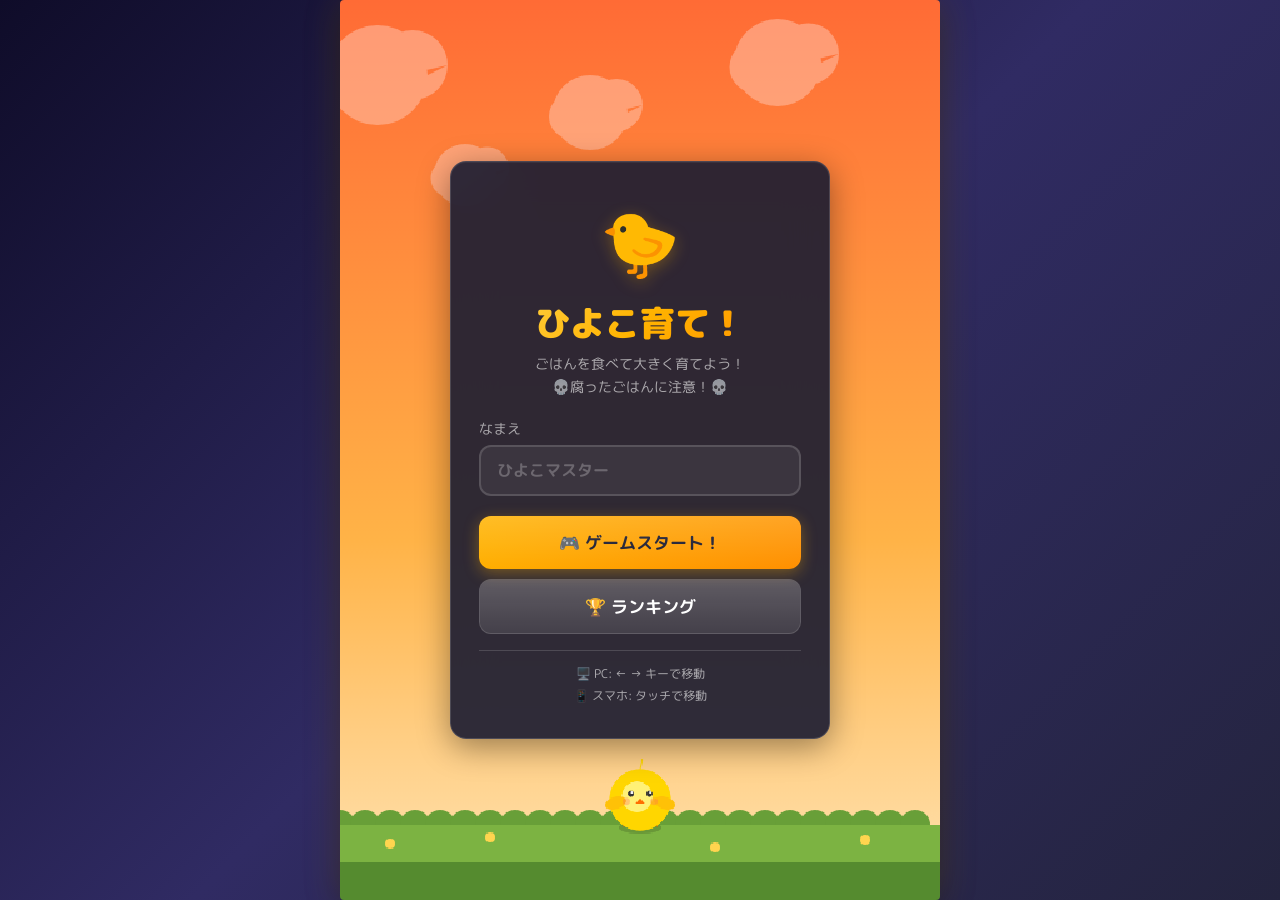
<file: index.html>
<!DOCTYPE html>
<html lang="ja">
<head>
    <meta charset="UTF-8">
    <meta name="viewport" content="width=device-width, initial-scale=1.0, user-scalable=no">
    <title>ひよこ育て！ - Grow Your Chick!</title>
    <meta name="description" content="ごはんを食べてひよこを大きく育てよう！腐ったごはんに注意！オンラインランキング対応の育成ゲーム。">
    <link rel="preconnect" href="https://fonts.googleapis.com">
    <link rel="preconnect" href="https://fonts.gstatic.com" crossorigin>
    <link href="https://fonts.googleapis.com/css2?family=M+PLUS+Rounded+1c:wght@400;700;900&display=swap" rel="stylesheet">
    <link rel="stylesheet" href="style.css">
</head>
<body>
    <div id="game-container">
        <canvas id="game-canvas"></canvas>

        <!-- Start Screen -->
        <div id="start-screen" class="screen active">
            <div class="screen-content">
                <div class="title-chick" id="title-chick-anim">🐤</div>
                <h1 id="game-title">ひよこ育て！</h1>
                <p class="subtitle">ごはんを食べて大きく育てよう！<br>💀腐ったごはんに注意！💀</p>
                <div class="input-group">
                    <label for="username-input">なまえ</label>
                    <input type="text" id="username-input" maxlength="12" placeholder="ひよこマスター">
                </div>
                <button id="start-btn" class="btn btn-primary">🎮 ゲームスタート！</button>
                <button id="ranking-btn" class="btn btn-secondary">🏆 ランキング</button>
                <div class="controls-hint">
                    <p>🖥️ PC: ← → キーで移動</p>
                    <p>📱 スマホ: タッチで移動</p>
                </div>
            </div>
        </div>

        <!-- Tutorial Screen -->
        <div id="tutorial-screen" class="screen">
            <div class="screen-content">
                <h2 style="color:#FF8C00; margin-bottom:10px;">遊び方＆当たり判定</h2>
                <canvas id="tutorial-canvas" width="300" height="150" style="margin: 0 auto; display: block;"></canvas>
                <div style="text-align:left; margin-top:20px; font-size:0.95rem; line-height:1.5;">
                    <p>🟡 <b>黄色い点線</b>：<br>　羽にかすっても食べられる！<br>　（広範囲で超有利）</p>
                    <p style="margin-top:10px;">🟢 <b>緑のエリア（コア）</b>：<br>　体の中心に毒が当たるとアウト！<br>　（狭いので避けやすい）</p>
                    <p style="margin-top:10px; color:#FF4500; font-weight:bold;">※体と一緒にコアも巨大化するので注意！</p>
                    <hr style="border:none;border-top:1px dashed rgba(255,255,255,0.3);margin:14px 0;">
                    <p style="margin-top:6px;">🧲 <b style="color:#FF4444;">磁石</b>：<br>　3秒間ごはんを吸い寄せる！<br>　（超高速で落ちてくるレアアイテム）</p>
                    <p style="margin-top:10px;">💊 <b style="color:#00CCFF;">お薬</b>：<br>　毒を1回だけ無効化！<br>　（重ねて持てるよ）</p>
                </div>
                <button id="tutorial-start-btn" class="btn btn-primary" style="margin-top:20px;">▶ 準備OK！（開始）</button>
                <button id="tutorial-back-btn" class="btn btn-ghost">◀ もどる</button>
            </div>
        </div>

        <!-- HUD -->
        <div id="hud" class="hidden">
            <button id="pause-btn" class="pause-btn">⏸</button>
            <div id="pause-overlay" class="pause-overlay hidden">
                <div class="pause-box">
                    <div class="pause-icon">▶</div>
                    <p>ポーズ中</p>
                    <p style="font-size:0.8rem;color:rgba(255,255,255,0.5)">もう一度タップで再開</p>
                </div>
            </div>
            <div id="hud-top">
                <div id="score-display">
                    <span class="hud-label">SCORE</span>
                    <span id="score-value">0</span>
                </div>
                <div id="level-display">
                    <span id="level-text" class="hud-label">Lv.1 🐤</span>
                    <div id="growth-bar-container">
                        <div id="growth-bar"></div>
                    </div>
                </div>
            </div>
        </div>

        <!-- Game Over Screen -->
        <div id="gameover-screen" class="screen">
            <div class="screen-content">
                <h2 id="gameover-title">💔 ゲームオーバー 💔</h2>
                <div id="gameover-chick" class="gameover-chick-anim"></div>
                <div id="final-stats">
                    <div class="stat-row">
                        <span class="stat-label">スコア</span>
                        <span id="final-score" class="stat-value">0</span>
                    </div>
                    <div class="stat-row">
                        <span class="stat-label">到達レベル</span>
                        <span id="final-level" class="stat-value">Lv.1</span>
                    </div>
                    <div class="stat-row">
                        <span class="stat-label">生存時間</span>
                        <span id="final-time" class="stat-value">0秒</span>
                    </div>
                </div>
                <div id="score-submit-status"></div>
                <button id="retry-btn" class="btn btn-primary">🔄 もう一度</button>
                <button id="gameover-ranking-btn" class="btn btn-secondary">🏆 ランキング</button>
                <button id="title-btn" class="btn btn-ghost">🏠 タイトルへ</button>
            </div>
        </div>

        <!-- Game Clear Screen -->
        <div id="gameclear-screen" class="screen">
            <div class="screen-content">
                <h2 id="gameclear-title" style="color: #FFD700; text-shadow: 0 0 10px #FF8C00, 0 0 20px #FF8C00;">🎊 祝・完全成長 🎊</h2>
                <div id="gameclear-chick" class="gameover-chick-anim" style="font-size: 100px;">🐔</div>
                <p style="font-weight: bold; color: #FF4500; font-size: 1.2rem; margin: 15px 0;">「ありがとうパパママ！<br>とっても立派に育ったよ！！」</p>
                <div id="clear-stats">
                    <div class="stat-row">
                        <span class="stat-label">最終スコア</span>
                        <span id="clear-score" class="stat-value">0</span>
                    </div>
                </div>
                <p style="color: #FF1493; font-weight: 900; font-size: 1.1rem; margin-top:10px;">✨ 画面制覇ボーナス ✨<br>＋100,000点</p>
                <div id="clear-submit-status"></div>
                <button id="clear-ranking-btn" class="btn btn-primary">🏆 ランキング</button>
                <button id="clear-title-btn" class="btn btn-ghost">🏠 タイトルへ</button>
            </div>
        </div>

        <!-- Rankings Screen -->
        <div id="ranking-screen" class="screen">
            <div class="screen-content ranking-content">
                <h2>🏆 ランキング 🏆</h2>
                <div id="ranking-tabs" class="ranking-tabs hidden">
                    <button id="tab-today" class="tab-btn tab-active" onclick="game._showRankingTab('today')">📅 本日 TOP5</button>
                    <button id="tab-all" class="tab-btn" onclick="game._showRankingTab('all')">👑 歴代 TOP20</button>
                </div>
                <div id="ranking-list-wrapper">
                    <div id="ranking-loading" class="ranking-msg">読み込み中...</div>
                    <div id="ranking-error" class="ranking-msg hidden"></div>
                    <table id="ranking-table" class="hidden">
                        <thead>
                            <tr>
                                <th>#</th>
                                <th>なまえ</th>
                                <th>スコア</th>
                                <th>Lv</th>
                                <th>生存時間</th>
                            </tr>
                        </thead>
                        <tbody id="ranking-tbody"></tbody>
                    </table>
                </div>
                <button id="ranking-back-btn" class="btn btn-secondary">← もどる</button>
            </div>
        </div>
    </div>

    <script src="game.js"></script>
</body>
</html>
</file>
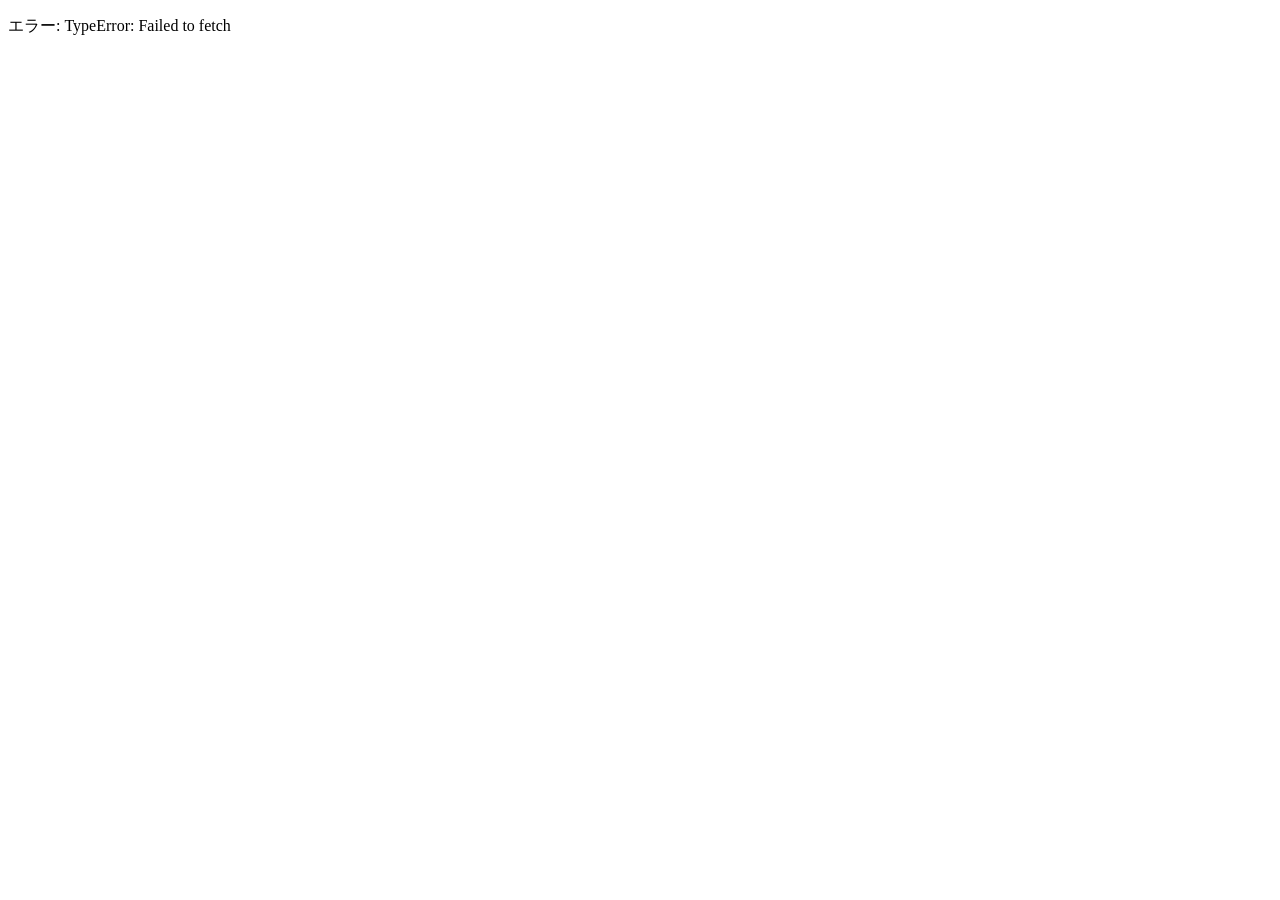
<file: restore-lb.html>
<!DOCTYPE html>
<html lang="ja">
<head>
  <meta charset="utf-8">
  <title>ランキング復元</title>
</head>
<body>
  <p id="log">復元処理を実行中...</p>
  <script>
    const PRI = '1AB4LThCe0Wdu7T9xQhM4AFwLJxWJih0Sle5Say_59MQ';
    const BASE = 'https://corsproxy.io/?http://dreamlo.com/lb';
    const log = document.getElementById('log');

    const entries = [
      ['み卍-mpe1ktrk', 240733, 288, 25],
      ['ひよこマスター-mpduhclp', 228266, 241, 24],
      ['ぺろり-mpcizgjd', 206739, 407, 26],
      ['卵かけごはん食べたい-mpckof00', 133790, 321, 22],
      ['ぽ-mpdb8eh4', 121196, 308, 21],
      ['ぴよ-mpe3airs', 108318, 256, 22],
      ['み卍-mpe2h9af', 107072, 229, 22],
      ['ぽ-mpe1z1aw', 99201, 216, 21],
    ];

    const wrongNames = ['み十-mpe1ktrk', 'み十-mpe2h9af', 'み卐-mpe1ktrk', 'み卐-mpe2h9af', 'ぱろり-mpcizgjd'];

    async function call(path) {
      const r = await fetch(`${BASE}/${PRI}/${path}`);
      return r.text();
    }

    (async () => {
      const lines = [];
      for (const n of wrongNames) {
        lines.push(`delete ${n}: ${await call(`delete/${encodeURIComponent(n)}`)}`);
      }
      for (const [name, score, sec, lv] of entries) {
        const path = `add/${encodeURIComponent(name)}/${score}/${sec}/${lv}`;
        lines.push(`add ${name}: ${await call(path)}`);
      }
      log.innerHTML = lines.join('<br>');
      log.innerHTML += '<br><br>完了。ゲームのランキング画面で確認してください。';
    })().catch(e => { log.textContent = 'エラー: ' + e; });
  </script>
</body>
</html>
</file>
<file: style.css>
/* =============================================
   HIYOKO SODATE - Style Sheet
   ============================================= */

*, *::before, *::after {
    margin: 0;
    padding: 0;
    box-sizing: border-box;
}

:root {
    --primary: #FFB300;
    --primary-dark: #FF8F00;
    --accent: #FF5252;
    --bg-dark: #1a1a2e;
    --bg-card: rgba(255, 255, 255, 0.08);
    --bg-card-solid: rgba(30, 30, 50, 0.92);
    --text: #fff;
    --text-dim: rgba(255, 255, 255, 0.6);
    --glass: rgba(255, 255, 255, 0.1);
    --glass-border: rgba(255, 255, 255, 0.15);
    --shadow: rgba(0, 0, 0, 0.4);
    --font: 'M PLUS Rounded 1c', sans-serif;
    --radius: 16px;
    --transition: 0.3s cubic-bezier(0.4, 0, 0.2, 1);
}

html, body {
    width: 100%;
    height: 100%;
    overflow: hidden;
    font-family: var(--font);
    background: var(--bg-dark);
    color: var(--text);
    -webkit-tap-highlight-color: transparent;
    user-select: none;
}

/* --- Game Container --- */
#game-container {
    position: relative;
    width: 100%;
    height: 100%;
    display: flex;
    align-items: center;
    justify-content: center;
    background: linear-gradient(135deg, #0f0c29, #302b63, #24243e);
}

#game-canvas {
    display: block;
    image-rendering: pixelated;
    border-radius: 4px;
    box-shadow: 0 0 40px rgba(255, 179, 0, 0.15), 0 8px 32px var(--shadow);
}

/* --- Screens --- */
.screen {
    position: absolute;
    top: 0;
    left: 0;
    width: 100%;
    height: 100%;
    display: flex;
    align-items: center;
    justify-content: center;
    opacity: 0;
    pointer-events: none;
    transition: opacity 0.5s ease;
    z-index: 10;
}

.screen.active {
    opacity: 1;
    pointer-events: auto;
}

.screen-content {
    background: var(--bg-card-solid);
    backdrop-filter: blur(20px);
    -webkit-backdrop-filter: blur(20px);
    border: 1px solid var(--glass-border);
    border-radius: var(--radius);
    padding: 32px 28px;
    text-align: center;
    max-width: 380px;
    width: 90%;
    max-height: 90vh;
    overflow-y: auto;
    box-shadow: 0 8px 32px var(--shadow), inset 0 1px 0 rgba(255,255,255,0.05);
    animation: slideUp 0.5s ease;
}

@keyframes slideUp {
    from { transform: translateY(30px); opacity: 0; }
    to { transform: translateY(0); opacity: 1; }
}

/* --- Title --- */
.title-chick {
    font-size: 64px;
    animation: bounce 1.5s ease-in-out infinite;
    filter: drop-shadow(0 4px 8px rgba(255, 179, 0, 0.3));
}

@keyframes bounce {
    0%, 100% { transform: translateY(0); }
    50% { transform: translateY(-12px); }
}

#game-title {
    font-size: 2.2rem;
    font-weight: 900;
    background: linear-gradient(135deg, #FFD54F, #FFB300, #FF8F00);
    -webkit-background-clip: text;
    -webkit-text-fill-color: transparent;
    background-clip: text;
    margin: 8px 0 4px;
    text-shadow: none;
}

.subtitle {
    color: var(--text-dim);
    font-size: 0.9rem;
    line-height: 1.6;
    margin-bottom: 20px;
}

/* --- Input --- */
.input-group {
    margin-bottom: 20px;
}

.input-group label {
    display: block;
    font-size: 0.85rem;
    color: var(--text-dim);
    margin-bottom: 6px;
    text-align: left;
}

.input-group input {
    width: 100%;
    padding: 12px 16px;
    border: 2px solid var(--glass-border);
    border-radius: 12px;
    background: rgba(255, 255, 255, 0.06);
    color: var(--text);
    font-family: var(--font);
    font-size: 1rem;
    font-weight: 700;
    outline: none;
    transition: var(--transition);
}

.input-group input:focus {
    border-color: var(--primary);
    background: rgba(255, 179, 0, 0.08);
    box-shadow: 0 0 0 3px rgba(255, 179, 0, 0.15);
}

.input-group input::placeholder {
    color: rgba(255, 255, 255, 0.25);
}

/* --- Buttons --- */
.btn {
    display: block;
    width: 100%;
    padding: 14px 24px;
    margin-bottom: 10px;
    border: none;
    border-radius: 12px;
    font-family: var(--font);
    font-size: 1.05rem;
    font-weight: 700;
    cursor: pointer;
    transition: var(--transition);
    position: relative;
    overflow: hidden;
}

.btn::after {
    content: '';
    position: absolute;
    top: 0; left: 0; right: 0; bottom: 0;
    background: linear-gradient(rgba(255,255,255,0.15), transparent);
    pointer-events: none;
}

.btn-primary {
    background: linear-gradient(135deg, var(--primary), var(--primary-dark));
    color: #1a1a2e;
    box-shadow: 0 4px 15px rgba(255, 179, 0, 0.35);
}

.btn-primary:hover {
    transform: translateY(-2px);
    box-shadow: 0 6px 25px rgba(255, 179, 0, 0.5);
}

.btn-primary:active {
    transform: translateY(0);
}

.btn-secondary {
    background: var(--glass);
    color: var(--text);
    border: 1px solid var(--glass-border);
}

.btn-secondary:hover {
    background: rgba(255, 255, 255, 0.18);
    transform: translateY(-1px);
}

.btn-ghost {
    background: transparent;
    color: var(--text-dim);
}

.btn-ghost:hover {
    color: var(--text);
    background: rgba(255, 255, 255, 0.05);
}

/* --- Controls Hint --- */
.controls-hint {
    margin-top: 16px;
    padding-top: 12px;
    border-top: 1px solid var(--glass-border);
}

.controls-hint p {
    font-size: 0.75rem;
    color: var(--text-dim);
    line-height: 1.8;
}

/* --- HUD --- */
#hud {
    position: absolute;
    top: 0;
    left: 0;
    right: 0;
    bottom: 0;
    width: 100%;
    height: 100%;
    z-index: 5;
    padding: 8px 12px;
    pointer-events: none;
}

#hud.hidden {
    display: none;
}

#hud-top {
    display: flex;
    justify-content: space-between;
    align-items: flex-start;
    gap: 12px;
}

#score-display, #level-display {
    background: rgba(0, 0, 0, 0.5);
    backdrop-filter: blur(8px);
    border-radius: 10px;
    padding: 6px 14px;
    border: 1px solid rgba(255, 255, 255, 0.1);
}

.hud-label {
    display: block;
    font-size: 0.65rem;
    color: var(--text-dim);
    letter-spacing: 1px;
}

#score-value {
    font-size: 1.3rem;
    font-weight: 900;
    color: var(--primary);
}

#level-text {
    font-size: 0.65rem;
}

#growth-bar-container {
    width: 80px;
    height: 6px;
    background: rgba(255, 255, 255, 0.1);
    border-radius: 3px;
    margin-top: 4px;
    overflow: hidden;
}

#growth-bar {
    height: 100%;
    width: 0%;
    background: linear-gradient(90deg, #4CAF50, #8BC34A);
    border-radius: 3px;
    transition: width 0.3s ease;
}

/* --- Game Over --- */
#gameover-title {
    font-size: 1.6rem;
    font-weight: 900;
    color: var(--accent);
    margin-bottom: 12px;
}

.gameover-chick-anim {
    font-size: 48px;
    margin-bottom: 12px;
    animation: sadBounce 2s ease-in-out infinite;
}

@keyframes sadBounce {
    0%, 100% { transform: rotate(-5deg); }
    50% { transform: rotate(5deg); }
}

#final-stats {
    background: rgba(255, 255, 255, 0.05);
    border-radius: 12px;
    padding: 16px;
    margin-bottom: 20px;
}

.stat-row {
    display: flex;
    justify-content: space-between;
    align-items: center;
    padding: 8px 0;
    border-bottom: 1px solid rgba(255, 255, 255, 0.06);
}

.stat-row:last-child {
    border-bottom: none;
}

.stat-label {
    font-size: 0.85rem;
    color: var(--text-dim);
}

.stat-value {
    font-size: 1.1rem;
    font-weight: 900;
    color: var(--primary);
}

#score-submit-status {
    font-size: 0.8rem;
    color: var(--text-dim);
    margin-bottom: 12px;
    min-height: 20px;
}

/* --- Rankings --- */
.ranking-content {
    max-width: 420px;
}

.ranking-content h2 {
    font-size: 1.4rem;
    margin-bottom: 16px;
    background: linear-gradient(135deg, #FFD54F, #FFB300);
    -webkit-background-clip: text;
    -webkit-text-fill-color: transparent;
    background-clip: text;
}

#ranking-list-wrapper {
    max-height: 50vh;
    overflow-y: auto;
    margin-bottom: 16px;
    border-radius: 12px;
}

#ranking-list-wrapper::-webkit-scrollbar {
    width: 4px;
}

#ranking-list-wrapper::-webkit-scrollbar-thumb {
    background: rgba(255, 255, 255, 0.2);
    border-radius: 2px;
}

.ranking-msg {
    padding: 40px 20px;
    color: var(--text-dim);
    font-size: 0.9rem;
}

#ranking-table {
    width: 100%;
    border-collapse: collapse;
}

#ranking-table thead th {
    padding: 10px 8px;
    font-size: 0.75rem;
    color: var(--text-dim);
    text-transform: uppercase;
    letter-spacing: 1px;
    border-bottom: 1px solid var(--glass-border);
    position: sticky;
    top: 0;
    background: var(--bg-card-solid);
}

#ranking-table tbody tr {
    transition: background 0.2s;
}

#ranking-table tbody tr:hover {
    background: rgba(255, 179, 0, 0.08);
}

#ranking-table tbody td {
    padding: 10px 8px;
    font-size: 0.9rem;
    border-bottom: 1px solid rgba(255, 255, 255, 0.04);
}

#ranking-table tbody tr:nth-child(1) td:first-child { color: #FFD700; font-weight: 900; }
#ranking-table tbody tr:nth-child(2) td:first-child { color: #C0C0C0; font-weight: 900; }
#ranking-table tbody tr:nth-child(3) td:first-child { color: #CD7F32; font-weight: 900; }

#ranking-table tbody td:nth-child(1) { text-align: center; width: 40px; }
#ranking-table tbody td:nth-child(3) { color: var(--primary); font-weight: 700; text-align: right; }
#ranking-table tbody td:nth-child(4) { text-align: center; color: var(--text-dim); }

.hidden {
    display: none !important;
}

/* --- Responsive --- */
@media (max-width: 500px) {
    .screen-content {
        padding: 24px 20px;
        border-radius: 12px;
    }

    #game-title {
        font-size: 1.8rem;
    }

    .title-chick {
        font-size: 48px;
    }

    .btn {
        padding: 12px 20px;
        font-size: 0.95rem;
    }
}

@media (max-height: 600px) {
    .screen-content {
        padding: 16px 20px;
    }

    .title-chick {
        font-size: 40px;
    }

    #game-title {
        font-size: 1.5rem;
    }

    .subtitle {
        font-size: 0.8rem;
        margin-bottom: 12px;
    }
}

/* --- Pause Button --- */
.pause-btn {
    position: absolute;
    top: 8px;
    right: 12px;
    width: 40px;
    height: 40px;
    border: none;
    border-radius: 50%;
    background: rgba(0,0,0,0.5);
    color: #fff;
    font-size: 1.1rem;
    cursor: pointer;
    z-index: 6;
    display: flex;
    align-items: center;
    justify-content: center;
    backdrop-filter: blur(8px);
    border: 1px solid rgba(255,255,255,0.15);
    pointer-events: auto;
    transition: background 0.2s;
}
.pause-btn:hover { background: rgba(0,0,0,0.7); }

/* --- Pause Overlay --- */
.pause-overlay {
    position: absolute;
    top: 0; left: 0; right: 0; bottom: 0;
    background: rgba(0,0,0,0.4);
    display: flex;
    align-items: center;
    justify-content: center;
    z-index: 7;
    backdrop-filter: blur(4px);
    cursor: pointer;
    pointer-events: auto;
}
.pause-box {
    text-align: center;
    color: #fff;
    font-family: var(--font);
    font-weight: 700;
}
.pause-icon {
    font-size: 64px;
    line-height: 1;
}
.pause-box p { margin-top: 8px; font-size: 1.2rem; }

/* --- Ranking Tabs --- */
.ranking-tabs {
    display: flex;
    gap: 8px;
    margin-bottom: 12px;
}
.tab-btn {
    flex: 1;
    padding: 8px 12px;
    border: 1px solid var(--glass-border);
    border-radius: 10px;
    background: var(--glass);
    color: var(--text-dim);
    font-family: var(--font);
    font-size: 0.85rem;
    font-weight: 700;
    cursor: pointer;
    transition: var(--transition);
}
.tab-btn.tab-active {
    background: linear-gradient(135deg, var(--primary), var(--primary-dark));
    color: #1a1a2e;
    border-color: transparent;
}
</file>
